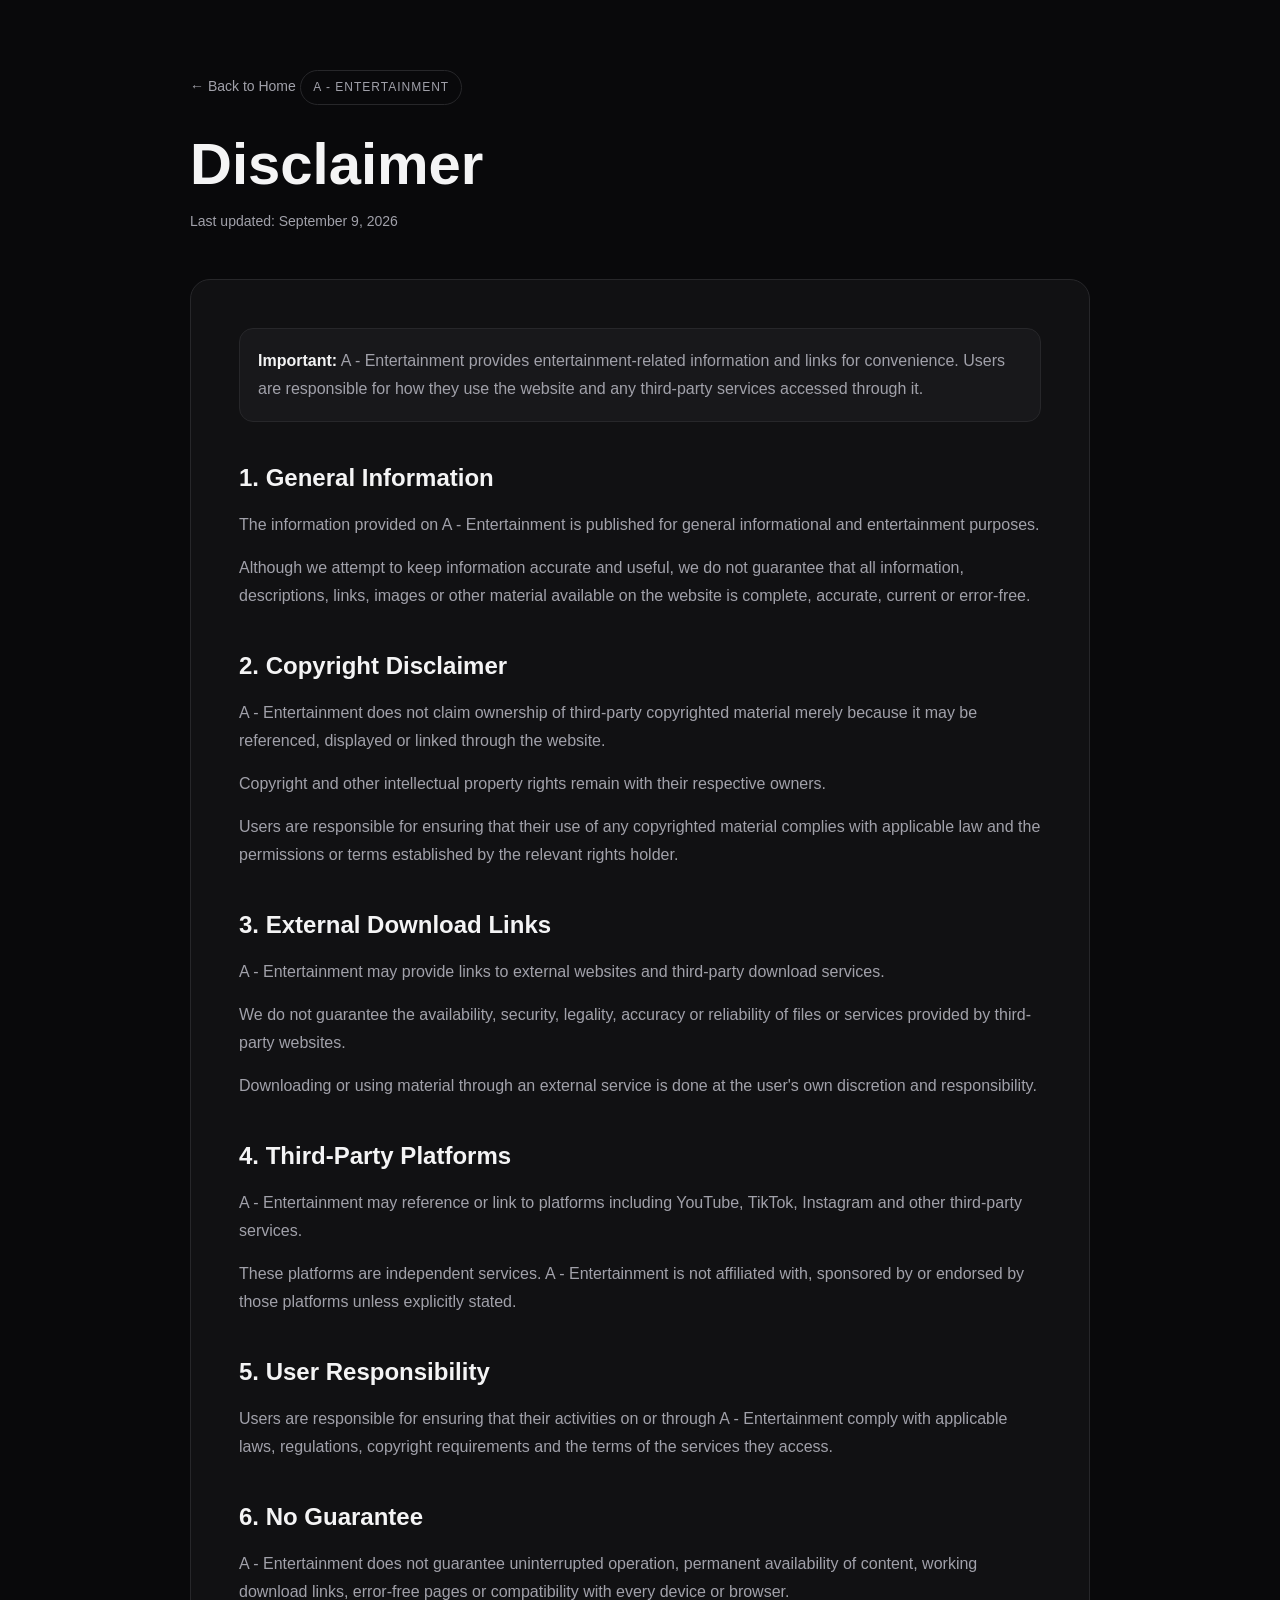
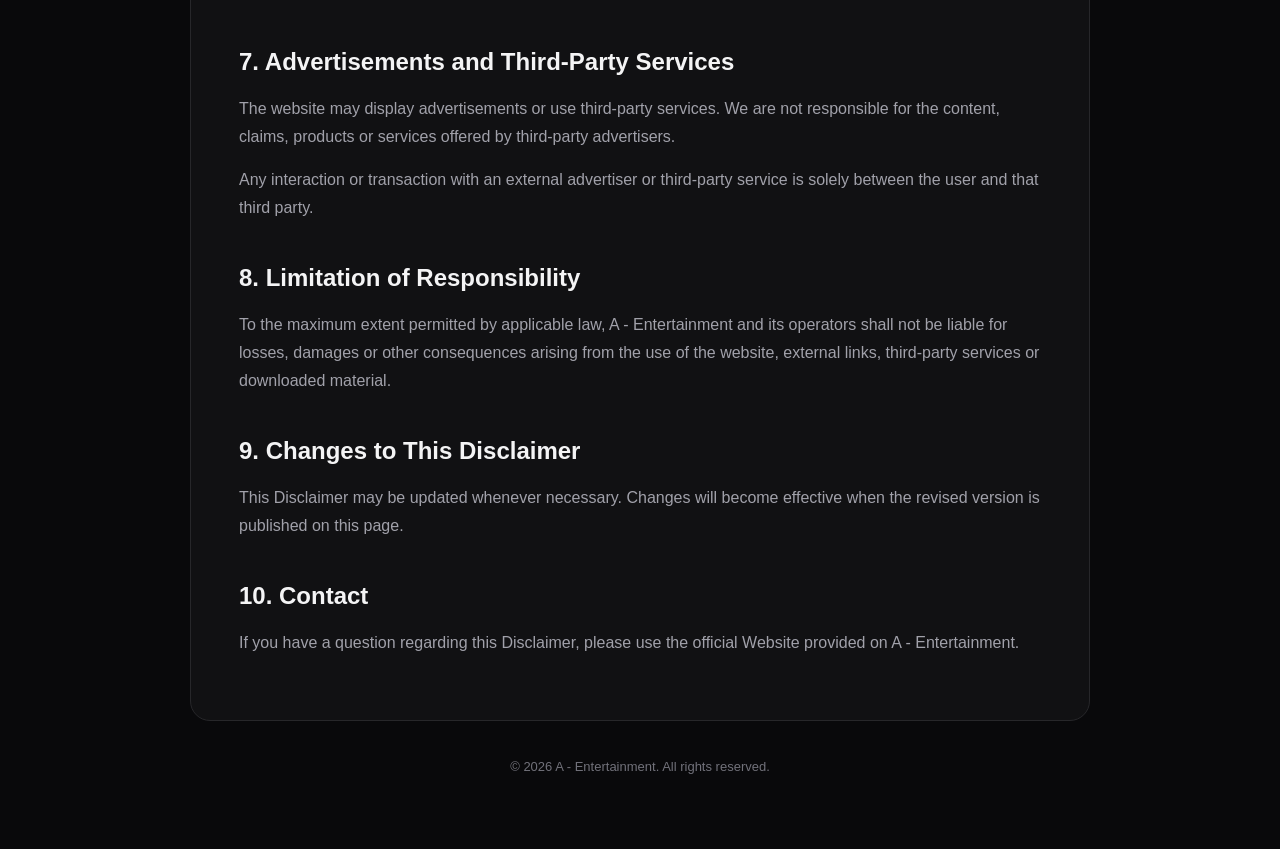
<file: disclaimer.html>
<!DOCTYPE html>

<html lang="en">
<head>
    <meta charset="UTF-8">
    <meta name="viewport" content="width=device-width, initial-scale=1.0">


<meta name="description" content="Disclaimer for A - Entertainment.">

<meta name="theme-color" content="#09090b">

<title>Disclaimer | A - Entertainment</title>

<link rel="icon" type="image/png" sizes="32x32" href="favicon.png">
<link rel="icon" type="image/png" sizes="192x192" href="favicon.png">
<link rel="apple-touch-icon" href="favicon.png">

<style>
    :root {
        --bg: #09090b;
        --surface: #111113;
        --border: #27272a;
        --text: #f4f4f5;
        --muted: #a1a1aa;
    }

    * {
        box-sizing: border-box;
        margin: 0;
        padding: 0;
    }

    body {
        font-family: Arial, Helvetica, sans-serif;
        background: var(--bg);
        color: var(--text);
        line-height: 1.75;
    }

    .page {
        width: min(900px, calc(100% - 32px));
        margin: auto;
        padding: 70px 0;
    }

    .back {
        display: inline-block;
        margin-bottom: 35px;
        color: var(--muted);
        text-decoration: none;
        font-size: 14px;
    }

    .back:hover {
        color: var(--text);
    }

    .badge {
        display: inline-block;
        padding: 6px 12px;
        border: 1px solid var(--border);
        border-radius: 999px;
        color: var(--muted);
        font-size: 12px;
        letter-spacing: 1px;
        margin-bottom: 18px;
    }

    h1 {
        font-size: clamp(34px, 6vw, 58px);
        line-height: 1.05;
        margin-bottom: 15px;
    }

    .updated {
        color: var(--muted);
        font-size: 14px;
        margin-bottom: 45px;
    }

    .content {
        background: var(--surface);
        border: 1px solid var(--border);
        border-radius: 20px;
        padding: clamp(24px, 5vw, 48px);
    }

    h2 {
        font-size: 24px;
        margin: 35px 0 12px;
    }

    h2:first-child {
        margin-top: 0;
    }

    p {
        color: var(--muted);
        margin-bottom: 15px;
    }

    ul {
        margin: 10px 0 20px 22px;
        color: var(--muted);
    }

    li {
        margin-bottom: 8px;
    }

    strong {
        color: var(--text);
    }

    .notice {
        border: 1px solid var(--border);
        background: #18181b;
        border-radius: 14px;
        padding: 18px;
        margin-bottom: 25px;
        color: var(--muted);
    }

    .footer {
        text-align: center;
        color: #71717a;
        font-size: 13px;
        margin-top: 35px;
    }

    @media (max-width: 600px) {
        .page {
            padding: 40px 0;
        }

        .content {
            padding: 22px;
            border-radius: 16px;
        }

        h2 {
            font-size: 21px;
        }
    }
</style>


</head>

<body>

<main class="page">


<a href="index.html" class="back">← Back to Home</a>

<span class="badge">A - ENTERTAINMENT</span>

<h1>Disclaimer</h1>

<div class="updated">
    Last updated: September 9, 2026
</div>

<div class="content">

    <div class="notice">
        <strong>Important:</strong>
        A - Entertainment provides entertainment-related information
        and links for convenience. Users are responsible for how they
        use the website and any third-party services accessed through it.
    </div>


    <h2>1. General Information</h2>

    <p>
        The information provided on A - Entertainment is published for
        general informational and entertainment purposes.
    </p>

    <p>
        Although we attempt to keep information accurate and useful,
        we do not guarantee that all information, descriptions, links,
        images or other material available on the website is complete,
        accurate, current or error-free.
    </p>


    <h2>2. Copyright Disclaimer</h2>

    <p>
        A - Entertainment does not claim ownership of third-party
        copyrighted material merely because it may be referenced,
        displayed or linked through the website.
    </p>

    <p>
        Copyright and other intellectual property rights remain with
        their respective owners.
    </p>

    <p>
        Users are responsible for ensuring that their use of any
        copyrighted material complies with applicable law and the
        permissions or terms established by the relevant rights holder.
    </p>


    <h2>3. External Download Links</h2>

    <p>
        A - Entertainment may provide links to external websites and
        third-party download services.
    </p>

    <p>
        We do not guarantee the availability, security, legality,
        accuracy or reliability of files or services provided by
        third-party websites.
    </p>

    <p>
        Downloading or using material through an external service is
        done at the user's own discretion and responsibility.
    </p>


    <h2>4. Third-Party Platforms</h2>

    <p>
        A - Entertainment may reference or link to platforms including
        YouTube, TikTok, Instagram and other third-party services.
    </p>

    <p>
        These platforms are independent services. A - Entertainment
        is not affiliated with, sponsored by or endorsed by those
        platforms unless explicitly stated.
    </p>


    <h2>5. User Responsibility</h2>

    <p>
        Users are responsible for ensuring that their activities on or
        through A - Entertainment comply with applicable laws,
        regulations, copyright requirements and the terms of the
        services they access.
    </p>


    <h2>6. No Guarantee</h2>

    <p>
        A - Entertainment does not guarantee uninterrupted operation,
        permanent availability of content, working download links,
        error-free pages or compatibility with every device or browser.
    </p>


    <h2>7. Advertisements and Third-Party Services</h2>

    <p>
        The website may display advertisements or use third-party
        services. We are not responsible for the content, claims,
        products or services offered by third-party advertisers.
    </p>

    <p>
        Any interaction or transaction with an external advertiser or
        third-party service is solely between the user and that
        third party.
    </p>


    <h2>8. Limitation of Responsibility</h2>

    <p>
        To the maximum extent permitted by applicable law, A -
        Entertainment and its operators shall not be liable for losses,
        damages or other consequences arising from the use of the
        website, external links, third-party services or downloaded
        material.
    </p>


    <h2>9. Changes to This Disclaimer</h2>

    <p>
        This Disclaimer may be updated whenever necessary. Changes will
        become effective when the revised version is published on this
        page.
    </p>


    <h2>10. Contact</h2>

    <p>
        If you have a question regarding this Disclaimer, please use
        the official Website provided on A - Entertainment.
    </p>

</div>

<div class="footer">
    © 2026 A - Entertainment. All rights reserved.
</div>


</main>

</body>
</html>
</file>
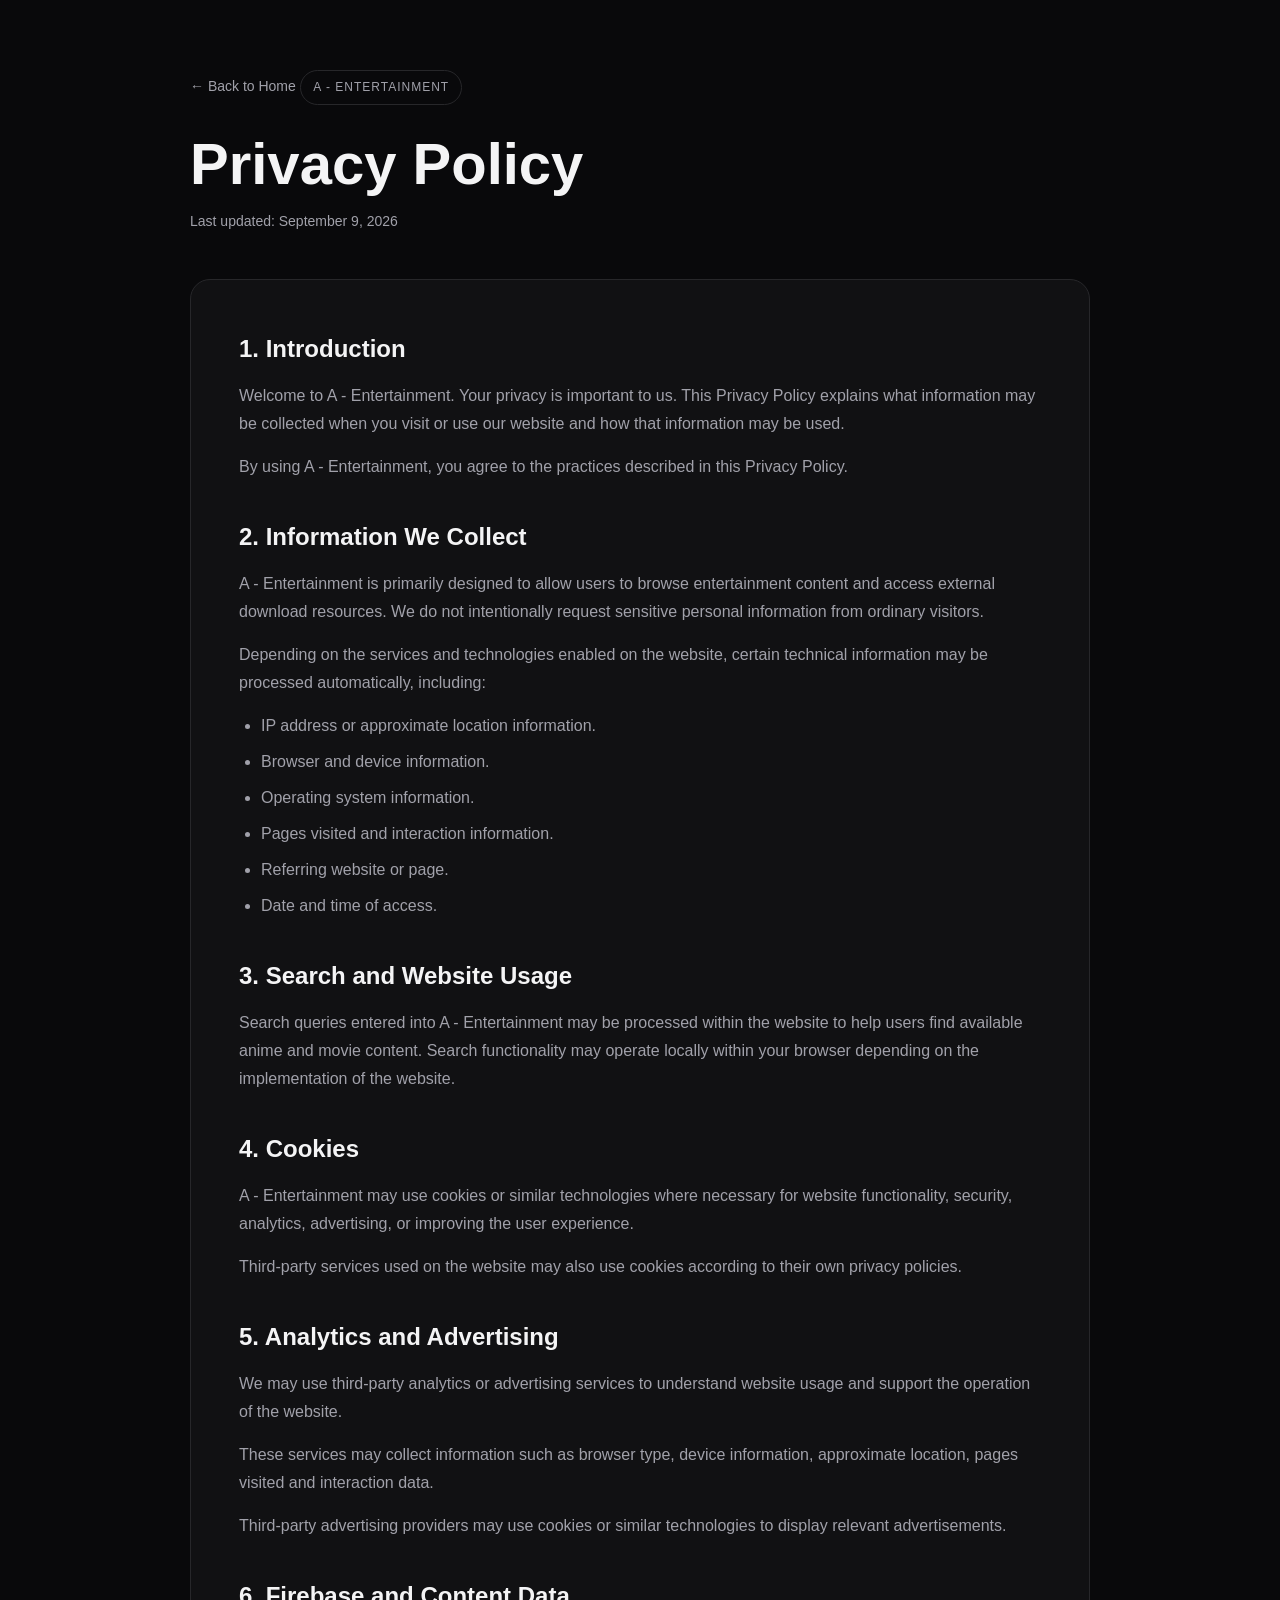
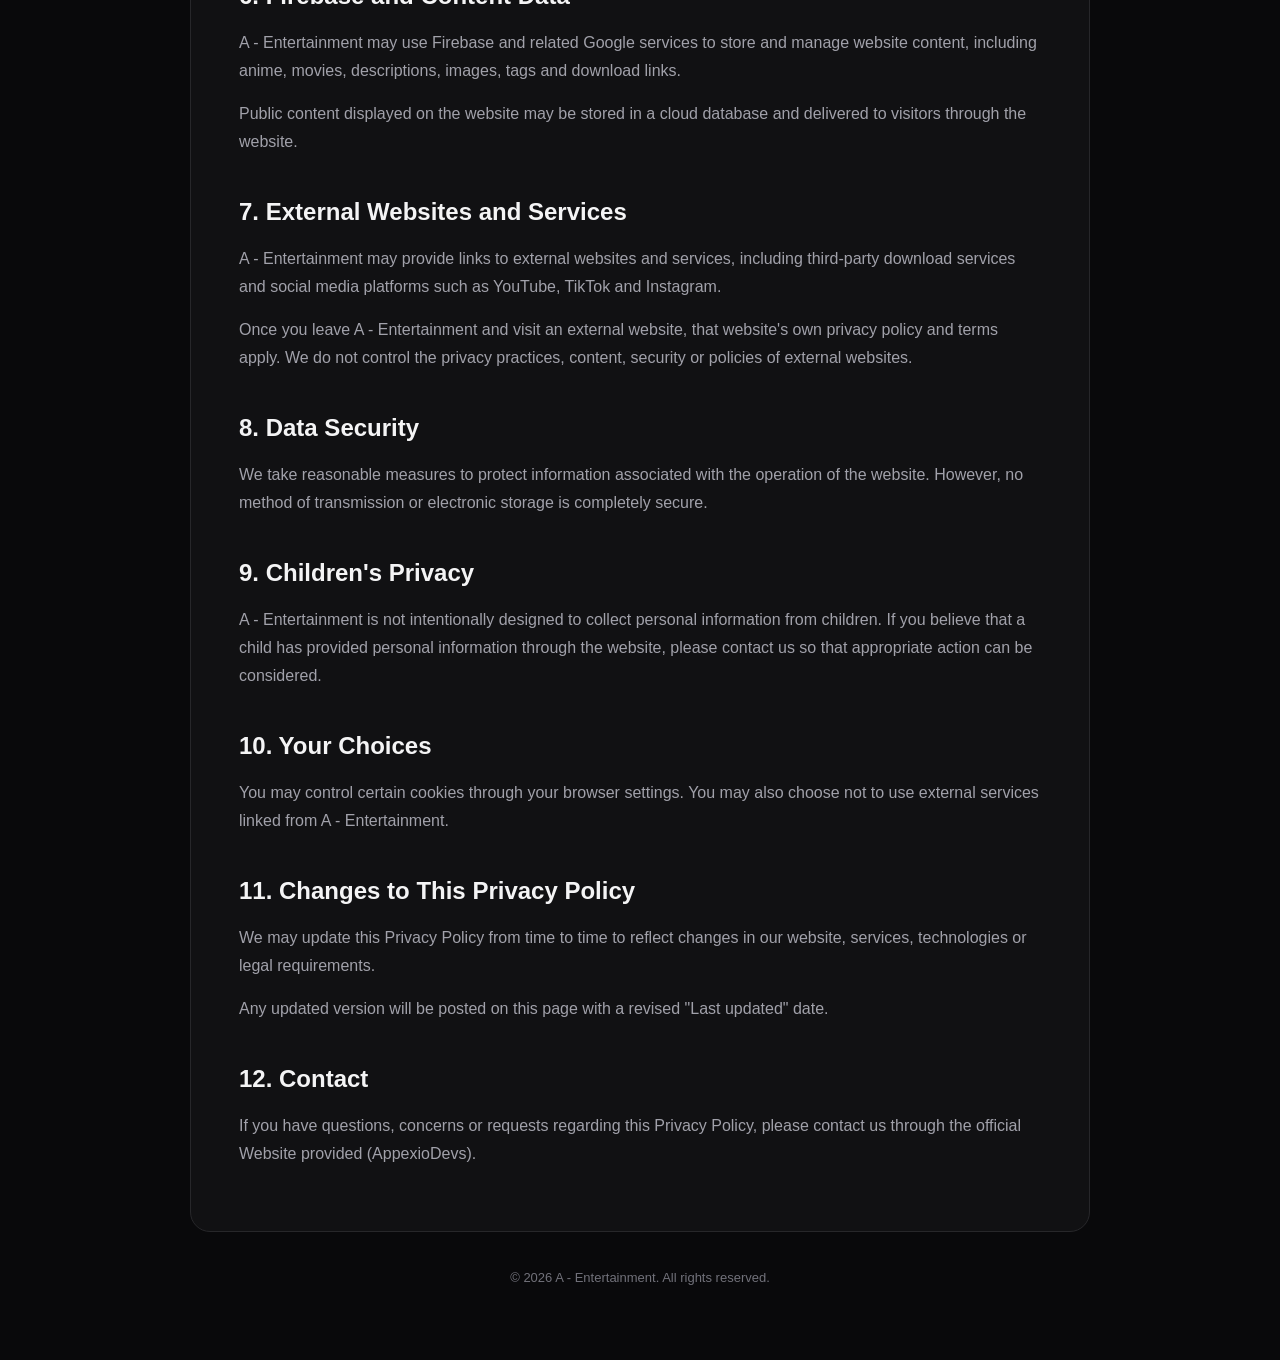
<file: privacy.html>
<!DOCTYPE html>

<html lang="en">
<head>
    <meta charset="UTF-8">
    <meta name="viewport" content="width=device-width, initial-scale=1.0">


<meta name="description" content="Privacy Policy for A - Entertainment. Learn how A - Entertainment handles information, cookies, analytics and external services.">

<meta name="theme-color" content="#09090b">

<title>Privacy Policy | A - Entertainment</title>

<link rel="icon" type="image/png" sizes="32x32" href="favicon.png">
<link rel="icon" type="image/png" sizes="192x192" href="favicon.png">
<link rel="apple-touch-icon" href="favicon.png">

<style>
    :root {
        --bg: #09090b;
        --surface: #111113;
        --surface-2: #18181b;
        --border: #27272a;
        --text: #f4f4f5;
        --muted: #a1a1aa;
        --accent: #ffffff;
    }

    * {
        box-sizing: border-box;
        margin: 0;
        padding: 0;
    }

    body {
        font-family: Arial, Helvetica, sans-serif;
        background: var(--bg);
        color: var(--text);
        line-height: 1.75;
    }

    a {
        color: var(--text);
        text-decoration: underline;
    }

    .page {
        width: min(900px, calc(100% - 32px));
        margin: auto;
        padding: 70px 0;
    }

    .back {
        display: inline-block;
        margin-bottom: 35px;
        color: var(--muted);
        text-decoration: none;
        font-size: 14px;
    }

    .back:hover {
        color: var(--text);
    }

    .badge {
        display: inline-block;
        padding: 6px 12px;
        border: 1px solid var(--border);
        border-radius: 999px;
        color: var(--muted);
        font-size: 12px;
        letter-spacing: 1px;
        margin-bottom: 18px;
    }

    h1 {
        font-size: clamp(34px, 6vw, 58px);
        line-height: 1.05;
        margin-bottom: 15px;
    }

    .updated {
        color: var(--muted);
        font-size: 14px;
        margin-bottom: 45px;
    }

    .content {
        background: var(--surface);
        border: 1px solid var(--border);
        border-radius: 20px;
        padding: clamp(24px, 5vw, 48px);
    }

    h2 {
        font-size: 24px;
        margin: 35px 0 12px;
    }

    h2:first-child {
        margin-top: 0;
    }

    p {
        color: var(--muted);
        margin-bottom: 15px;
    }

    ul {
        margin: 10px 0 20px 22px;
        color: var(--muted);
    }

    li {
        margin-bottom: 8px;
    }

    strong {
        color: var(--text);
    }

    .footer {
        text-align: center;
        color: #71717a;
        font-size: 13px;
        margin-top: 35px;
    }

    @media (max-width: 600px) {
        .page {
            padding: 40px 0;
        }

        .content {
            border-radius: 16px;
            padding: 22px;
        }

        h2 {
            font-size: 21px;
        }
    }
</style>


</head>

<body>

<main class="page">


<a href="index.html" class="back">← Back to Home</a>

<span class="badge">A - ENTERTAINMENT</span>

<h1>Privacy Policy</h1>

<div class="updated">
    Last updated: September 9, 2026
</div>

<div class="content">

    <h2>1. Introduction</h2>

    <p>
        Welcome to A - Entertainment. Your privacy is important to us.
        This Privacy Policy explains what information may be collected
        when you visit or use our website and how that information may
        be used.
    </p>

    <p>
        By using A - Entertainment, you agree to the practices described
        in this Privacy Policy.
    </p>


    <h2>2. Information We Collect</h2>

    <p>
        A - Entertainment is primarily designed to allow users to browse
        entertainment content and access external download resources.
        We do not intentionally request sensitive personal information
        from ordinary visitors.
    </p>

    <p>
        Depending on the services and technologies enabled on the website,
        certain technical information may be processed automatically,
        including:
    </p>

    <ul>
        <li>IP address or approximate location information.</li>
        <li>Browser and device information.</li>
        <li>Operating system information.</li>
        <li>Pages visited and interaction information.</li>
        <li>Referring website or page.</li>
        <li>Date and time of access.</li>
    </ul>


    <h2>3. Search and Website Usage</h2>

    <p>
        Search queries entered into A - Entertainment may be processed
        within the website to help users find available anime and movie
        content. Search functionality may operate locally within your
        browser depending on the implementation of the website.
    </p>


    <h2>4. Cookies</h2>

    <p>
        A - Entertainment may use cookies or similar technologies where
        necessary for website functionality, security, analytics,
        advertising, or improving the user experience.
    </p>

    <p>
        Third-party services used on the website may also use cookies
        according to their own privacy policies.
    </p>


    <h2>5. Analytics and Advertising</h2>

    <p>
        We may use third-party analytics or advertising services to
        understand website usage and support the operation of the website.
    </p>

    <p>
        These services may collect information such as browser type,
        device information, approximate location, pages visited and
        interaction data.
    </p>

    <p>
        Third-party advertising providers may use cookies or similar
        technologies to display relevant advertisements.
    </p>


    <h2>6. Firebase and Content Data</h2>

    <p>
        A - Entertainment may use Firebase and related Google services
        to store and manage website content, including anime, movies,
        descriptions, images, tags and download links.
    </p>

    <p>
        Public content displayed on the website may be stored in a
        cloud database and delivered to visitors through the website.
    </p>


    <h2>7. External Websites and Services</h2>

    <p>
        A - Entertainment may provide links to external websites and
        services, including third-party download services and social
        media platforms such as YouTube, TikTok and Instagram.
    </p>

    <p>
        Once you leave A - Entertainment and visit an external website,
        that website's own privacy policy and terms apply. We do not
        control the privacy practices, content, security or policies of
        external websites.
    </p>


    <h2>8. Data Security</h2>

    <p>
        We take reasonable measures to protect information associated
        with the operation of the website. However, no method of
        transmission or electronic storage is completely secure.
    </p>


    <h2>9. Children's Privacy</h2>

    <p>
        A - Entertainment is not intentionally designed to collect
        personal information from children. If you believe that a child
        has provided personal information through the website, please
        contact us so that appropriate action can be considered.
    </p>


    <h2>10. Your Choices</h2>

    <p>
        You may control certain cookies through your browser settings.
        You may also choose not to use external services linked from
        A - Entertainment.
    </p>


    <h2>11. Changes to This Privacy Policy</h2>

    <p>
        We may update this Privacy Policy from time to time to reflect
        changes in our website, services, technologies or legal
        requirements.
    </p>

    <p>
        Any updated version will be posted on this page with a revised
        "Last updated" date.
    </p>


    <h2>12. Contact</h2>

    <p>
        If you have questions, concerns or requests regarding this
        Privacy Policy, please contact us through the official Website
        provided (AppexioDevs).
    </p>

</div>

<div class="footer">
    © 2026 A - Entertainment. All rights reserved.
</div>


</main>

</body>
</html>
</file>
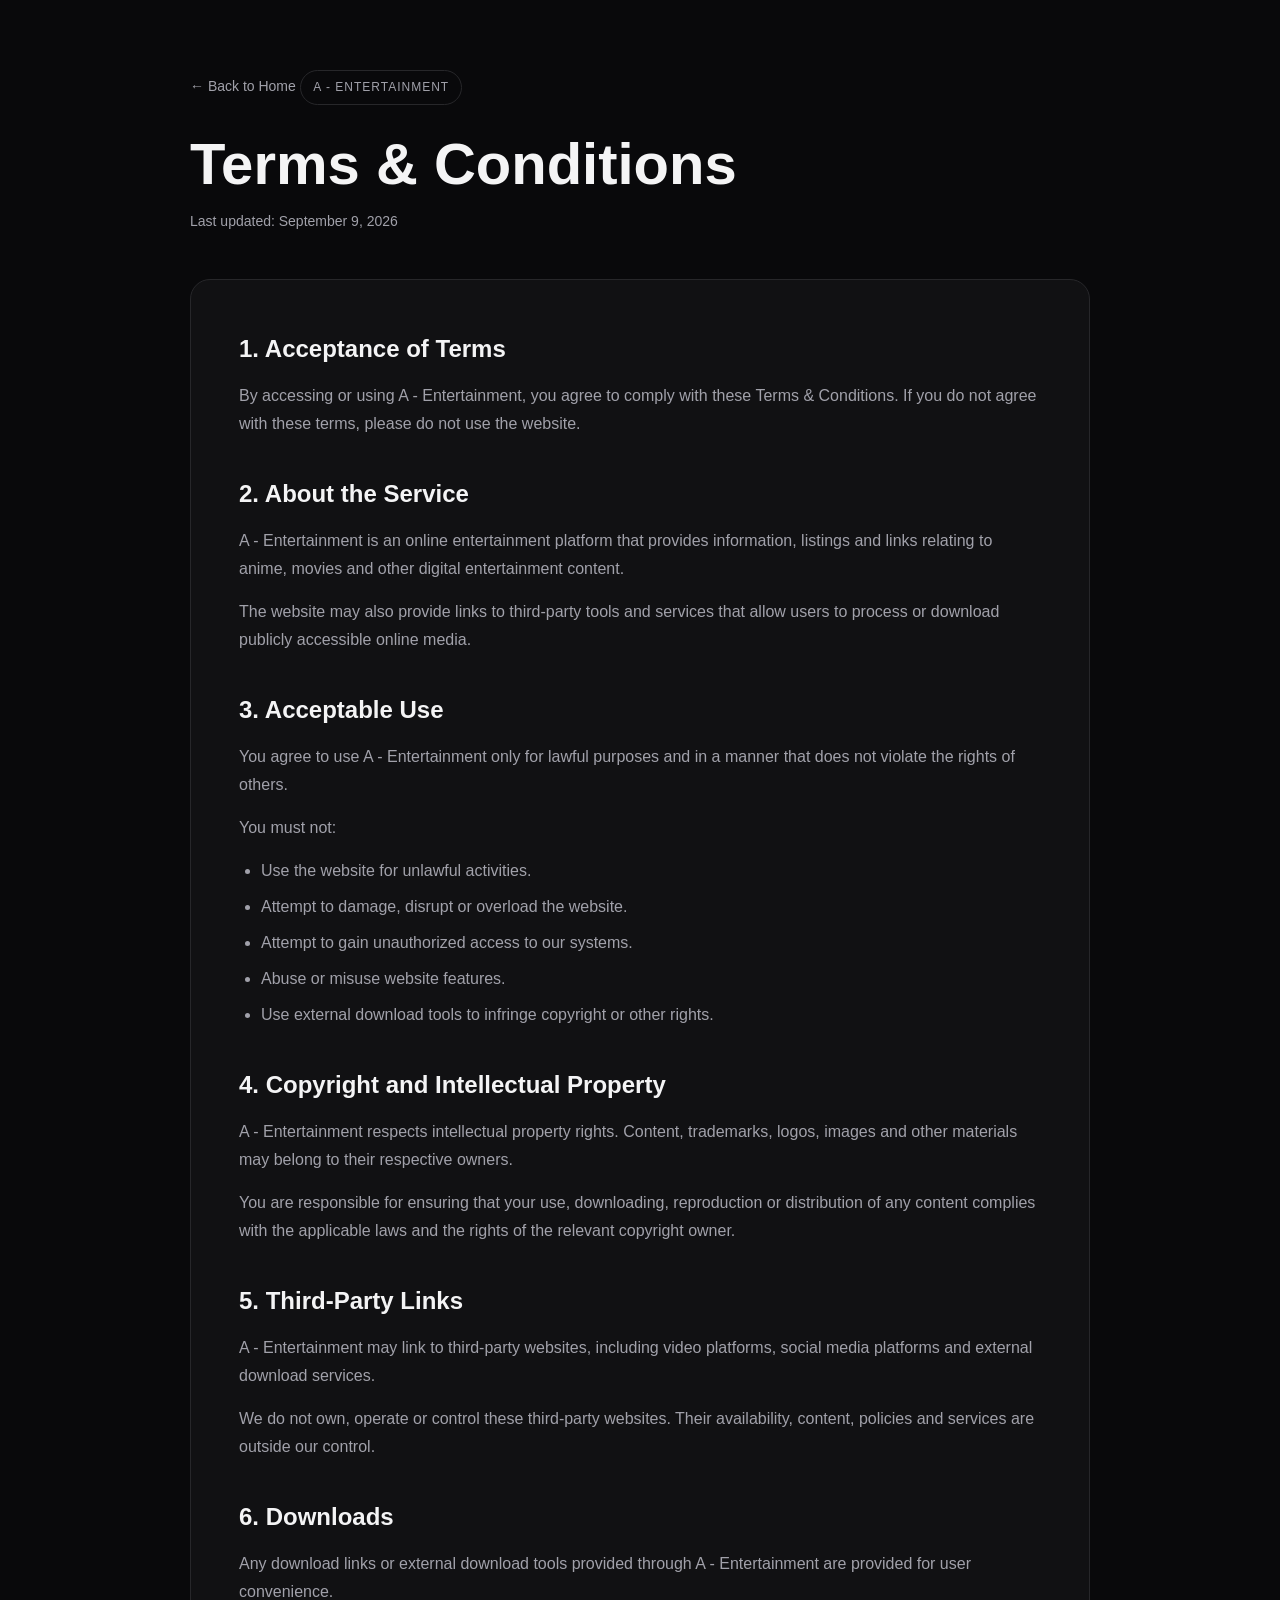
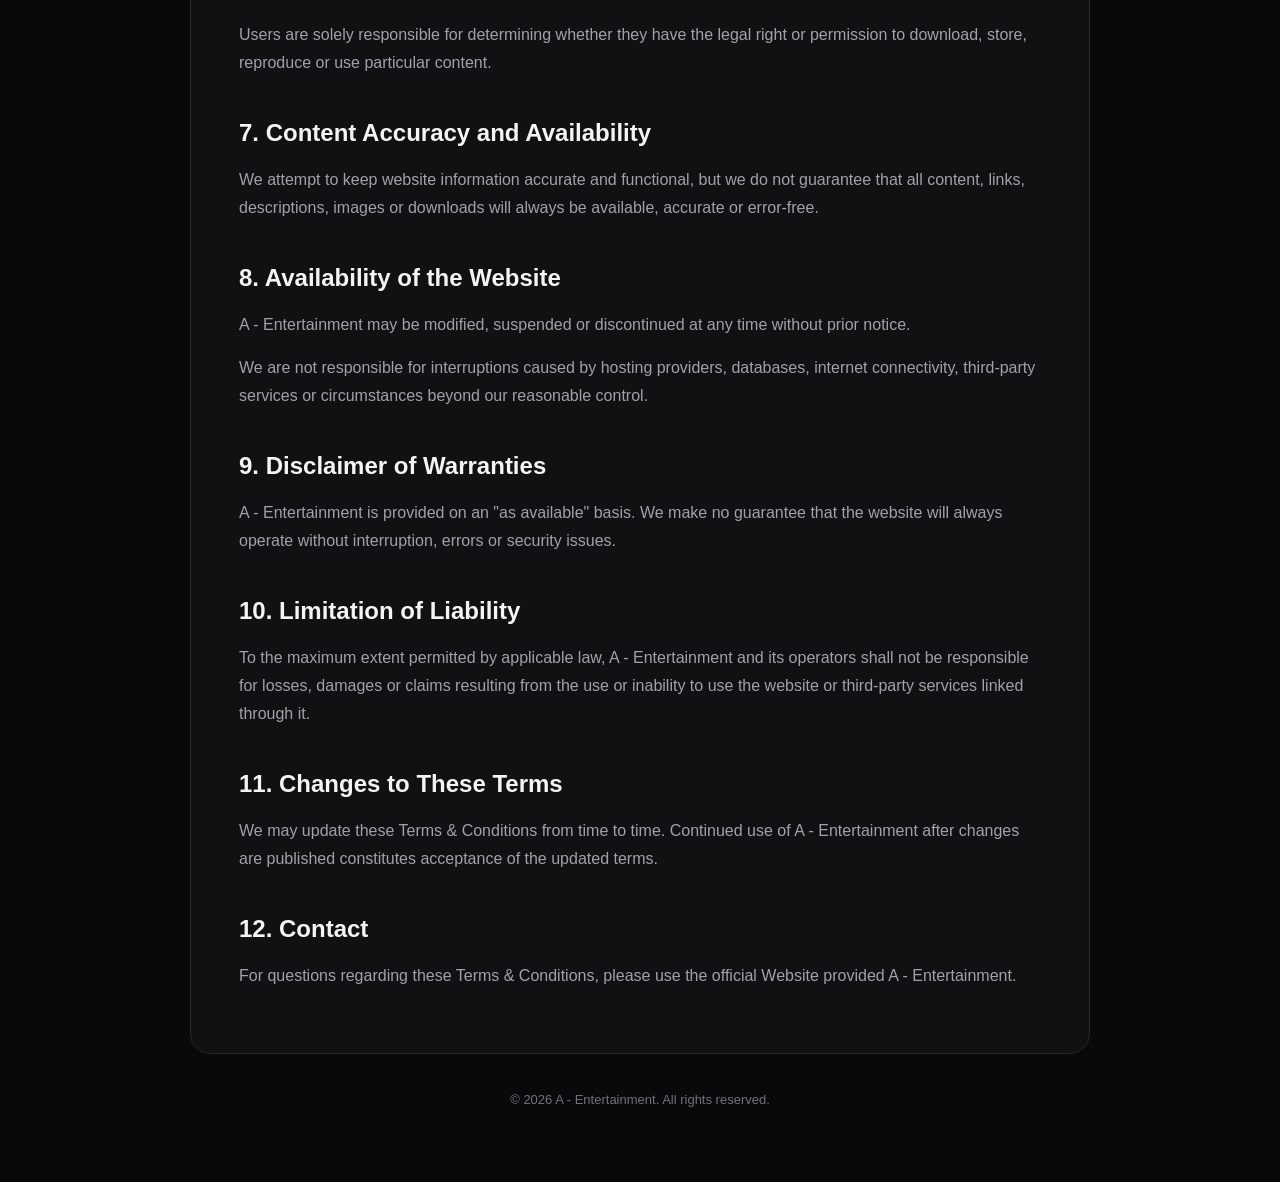
<file: terms.html>
<!DOCTYPE html>

<html lang="en">
<head>
    <meta charset="UTF-8">
    <meta name="viewport" content="width=device-width, initial-scale=1.0">


<meta name="description" content="Terms and Conditions for A - Entertainment.">

<meta name="theme-color" content="#09090b">

<title>Terms & Conditions | A - Entertainment</title>

<link rel="icon" type="image/png" sizes="32x32" href="favicon.png">
<link rel="icon" type="image/png" sizes="192x192" href="favicon.png">
<link rel="apple-touch-icon" href="favicon.png">

<style>
    :root {
        --bg: #09090b;
        --surface: #111113;
        --border: #27272a;
        --text: #f4f4f5;
        --muted: #a1a1aa;
    }

    * {
        box-sizing: border-box;
        margin: 0;
        padding: 0;
    }

    body {
        font-family: Arial, Helvetica, sans-serif;
        background: var(--bg);
        color: var(--text);
        line-height: 1.75;
    }

    .page {
        width: min(900px, calc(100% - 32px));
        margin: auto;
        padding: 70px 0;
    }

    .back {
        display: inline-block;
        margin-bottom: 35px;
        color: var(--muted);
        text-decoration: none;
        font-size: 14px;
    }

    .back:hover {
        color: var(--text);
    }

    .badge {
        display: inline-block;
        padding: 6px 12px;
        border: 1px solid var(--border);
        border-radius: 999px;
        color: var(--muted);
        font-size: 12px;
        letter-spacing: 1px;
        margin-bottom: 18px;
    }

    h1 {
        font-size: clamp(34px, 6vw, 58px);
        line-height: 1.05;
        margin-bottom: 15px;
    }

    .updated {
        color: var(--muted);
        font-size: 14px;
        margin-bottom: 45px;
    }

    .content {
        background: var(--surface);
        border: 1px solid var(--border);
        border-radius: 20px;
        padding: clamp(24px, 5vw, 48px);
    }

    h2 {
        font-size: 24px;
        margin: 35px 0 12px;
    }

    h2:first-child {
        margin-top: 0;
    }

    p {
        color: var(--muted);
        margin-bottom: 15px;
    }

    ul {
        margin: 10px 0 20px 22px;
        color: var(--muted);
    }

    li {
        margin-bottom: 8px;
    }

    strong {
        color: var(--text);
    }

    .footer {
        text-align: center;
        color: #71717a;
        font-size: 13px;
        margin-top: 35px;
    }

    @media (max-width: 600px) {
        .page {
            padding: 40px 0;
        }

        .content {
            padding: 22px;
            border-radius: 16px;
        }

        h2 {
            font-size: 21px;
        }
    }
</style>


</head>

<body>

<main class="page">


<a href="index.html" class="back">← Back to Home</a>

<span class="badge">A - ENTERTAINMENT</span>

<h1>Terms & Conditions</h1>

<div class="updated">
    Last updated: September 9, 2026
</div>

<div class="content">

    <h2>1. Acceptance of Terms</h2>

    <p>
        By accessing or using A - Entertainment, you agree to comply
        with these Terms & Conditions. If you do not agree with these
        terms, please do not use the website.
    </p>


    <h2>2. About the Service</h2>

    <p>
        A - Entertainment is an online entertainment platform that
        provides information, listings and links relating to anime,
        movies and other digital entertainment content.
    </p>

    <p>
        The website may also provide links to third-party tools and
        services that allow users to process or download publicly
        accessible online media.
    </p>


    <h2>3. Acceptable Use</h2>

    <p>
        You agree to use A - Entertainment only for lawful purposes and
        in a manner that does not violate the rights of others.
    </p>

    <p>You must not:</p>

    <ul>
        <li>Use the website for unlawful activities.</li>
        <li>Attempt to damage, disrupt or overload the website.</li>
        <li>Attempt to gain unauthorized access to our systems.</li>
        <li>Abuse or misuse website features.</li>
        <li>Use external download tools to infringe copyright or other rights.</li>
    </ul>


    <h2>4. Copyright and Intellectual Property</h2>

    <p>
        A - Entertainment respects intellectual property rights.
        Content, trademarks, logos, images and other materials may belong
        to their respective owners.
    </p>

    <p>
        You are responsible for ensuring that your use, downloading,
        reproduction or distribution of any content complies with the
        applicable laws and the rights of the relevant copyright owner.
    </p>


    <h2>5. Third-Party Links</h2>

    <p>
        A - Entertainment may link to third-party websites, including
        video platforms, social media platforms and external download
        services.
    </p>

    <p>
        We do not own, operate or control these third-party websites.
        Their availability, content, policies and services are outside
        our control.
    </p>


    <h2>6. Downloads</h2>

    <p>
        Any download links or external download tools provided through
        A - Entertainment are provided for user convenience.
    </p>

    <p>
        Users are solely responsible for determining whether they have
        the legal right or permission to download, store, reproduce or
        use particular content.
    </p>


    <h2>7. Content Accuracy and Availability</h2>

    <p>
        We attempt to keep website information accurate and functional,
        but we do not guarantee that all content, links, descriptions,
        images or downloads will always be available, accurate or
        error-free.
    </p>


    <h2>8. Availability of the Website</h2>

    <p>
        A - Entertainment may be modified, suspended or discontinued at
        any time without prior notice.
    </p>

    <p>
        We are not responsible for interruptions caused by hosting
        providers, databases, internet connectivity, third-party
        services or circumstances beyond our reasonable control.
    </p>


    <h2>9. Disclaimer of Warranties</h2>

    <p>
        A - Entertainment is provided on an "as available" basis.
        We make no guarantee that the website will always operate
        without interruption, errors or security issues.
    </p>


    <h2>10. Limitation of Liability</h2>

    <p>
        To the maximum extent permitted by applicable law, A -
        Entertainment and its operators shall not be responsible for
        losses, damages or claims resulting from the use or inability
        to use the website or third-party services linked through it.
    </p>


    <h2>11. Changes to These Terms</h2>

    <p>
        We may update these Terms & Conditions from time to time.
        Continued use of A - Entertainment after changes are published
        constitutes acceptance of the updated terms.
    </p>


    <h2>12. Contact</h2>

    <p>
        For questions regarding these Terms & Conditions, please use
        the official Website provided A - Entertainment.
    </p>

</div>

<div class="footer">
    © 2026 A - Entertainment. All rights reserved.
</div>


</main>

</body>
</html>
</file>
